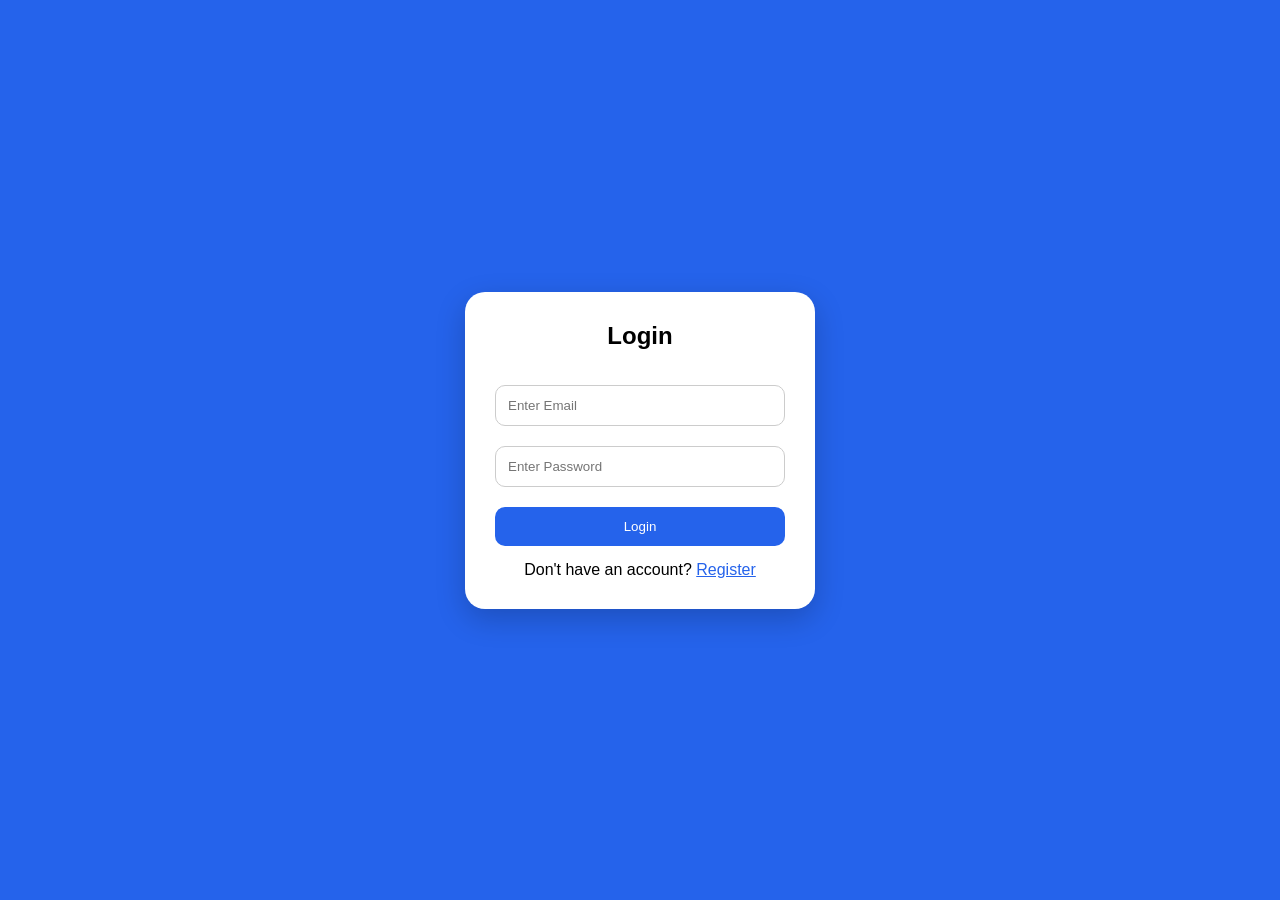
<file: login.html>
<!DOCTYPE html>
<html>
<head>

<title>Login - ExpenseBank</title>

<link rel="stylesheet" href="auth.css">

</head>

<body>


<div class="auth-box">

<h2>Login</h2>


<input 
type="email"
id="loginEmail"
placeholder="Enter Email">


<input 
type="password"
id="loginPassword"
placeholder="Enter Password">



<button onclick="login()">
Login
</button>


<p>
Don't have an account?
<a href="register.html">
Register
</a>
</p>


</div>



<script src="auth.js"></script>


</body>
</html>
</file>
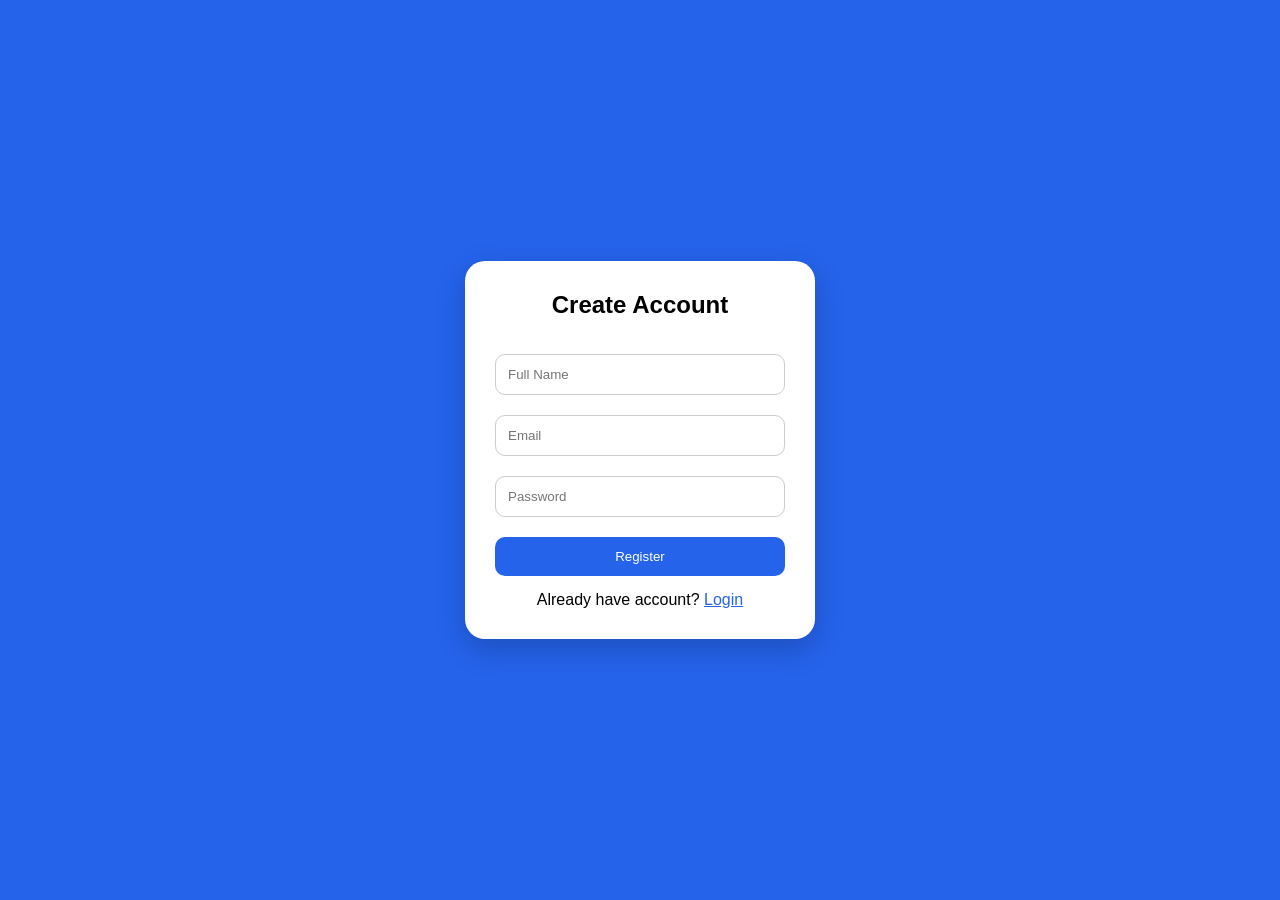
<file: register.html>
<!DOCTYPE html>
<html>

<head>

<title>Register - ExpenseBank</title>

<link rel="stylesheet" href="auth.css">

</head>


<body>


<div class="auth-box">


<h2>Create Account</h2>


<input
type="text"
id="name"
placeholder="Full Name">



<input
type="email"
id="email"
placeholder="Email">



<input
type="password"
id="password"
placeholder="Password">



<button onclick="register()">

Register

</button>



<p>

Already have account?

<a href="login.html">
Login
</a>

</p>


</div>



<script src="auth.js"></script>


</body>

</html>
</file>
<file: auth.css>
*{

margin:0;
padding:0;
box-sizing:border-box;
font-family:Arial;

}


body{

height:100vh;
display:flex;
justify-content:center;
align-items:center;
background:#2563eb;

}



.auth-box{

background:white;
width:350px;
padding:30px;
border-radius:20px;
box-shadow:0 10px 30px rgba(0,0,0,.2);

}



.auth-box h2{

text-align:center;
margin-bottom:25px;

}



input{

width:100%;
padding:12px;
margin:10px 0;
border-radius:10px;
border:1px solid #ccc;

}



button{

width:100%;
padding:12px;
background:#2563eb;
color:white;
border:none;
border-radius:10px;
cursor:pointer;
margin-top:10px;

}



button:hover{

opacity:.8;

}



p{

text-align:center;
margin-top:15px;

}



a{

color:#2563eb;

}
</file>
